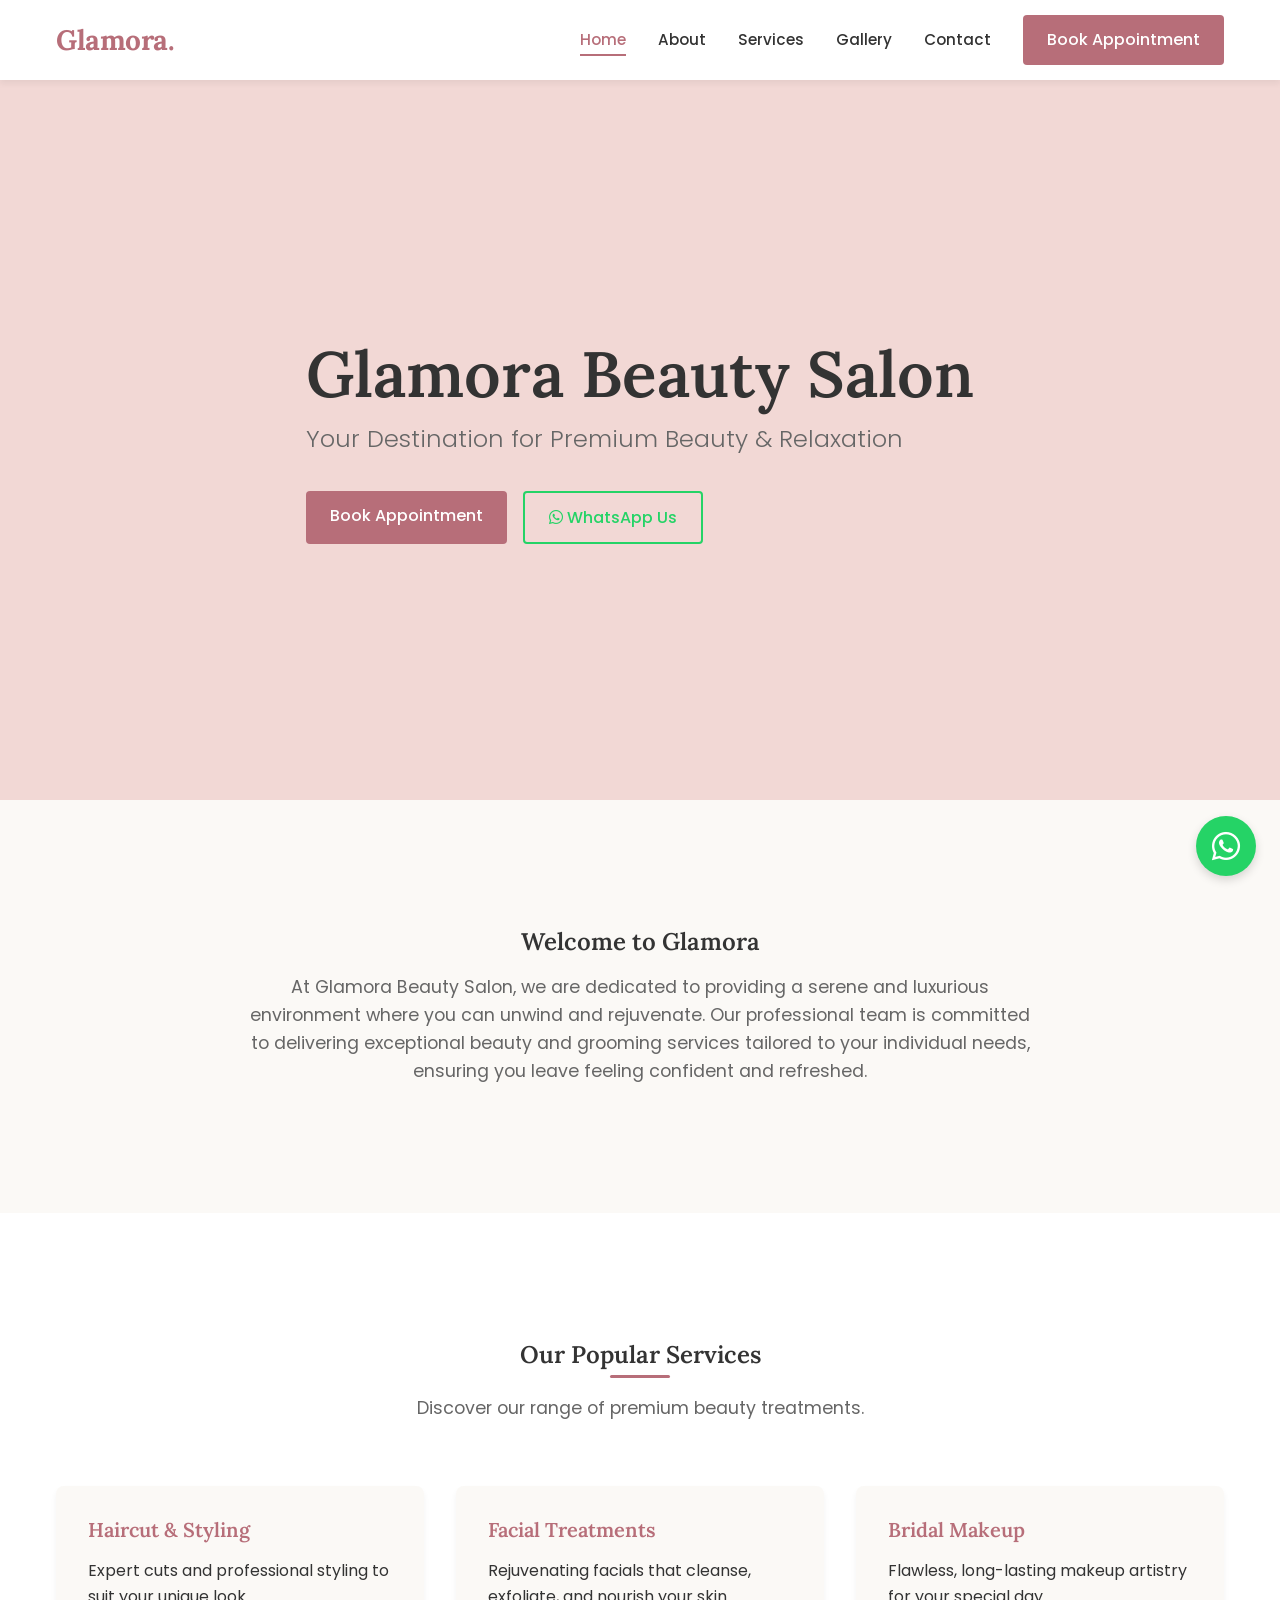
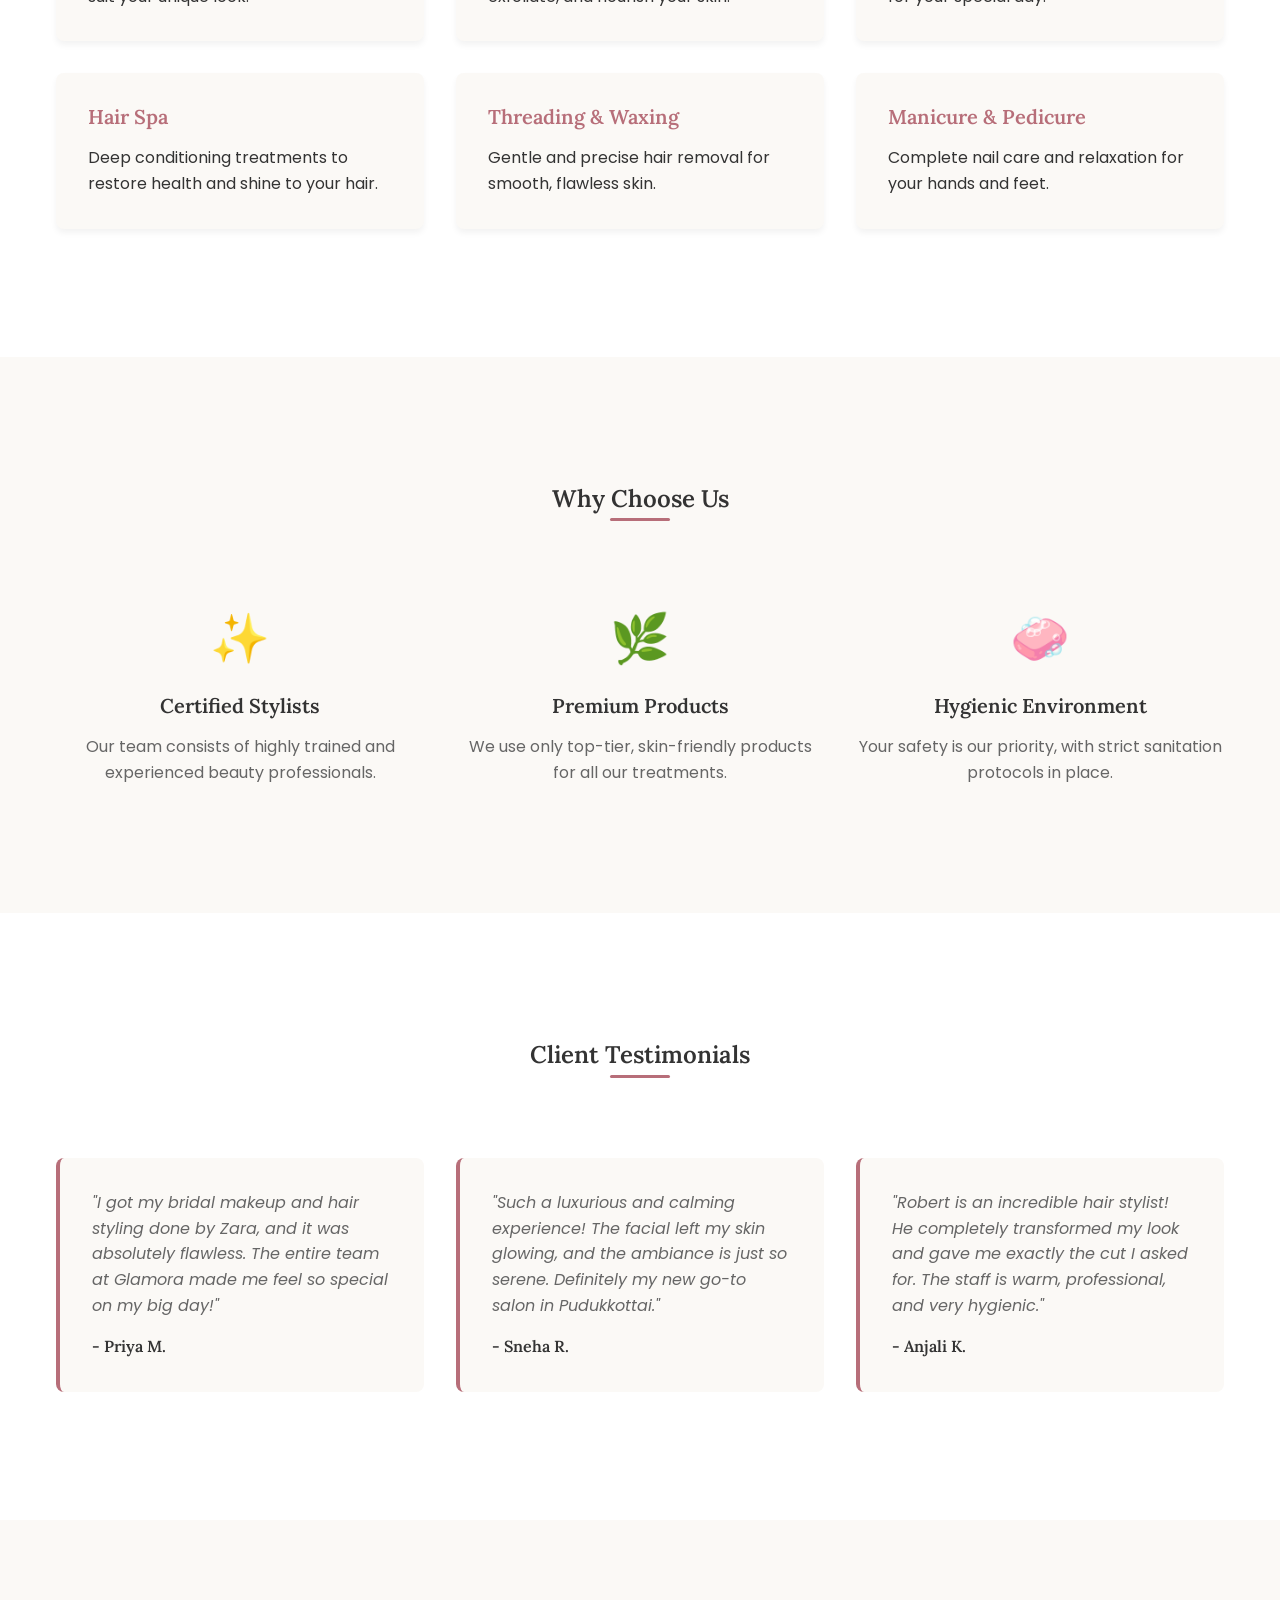
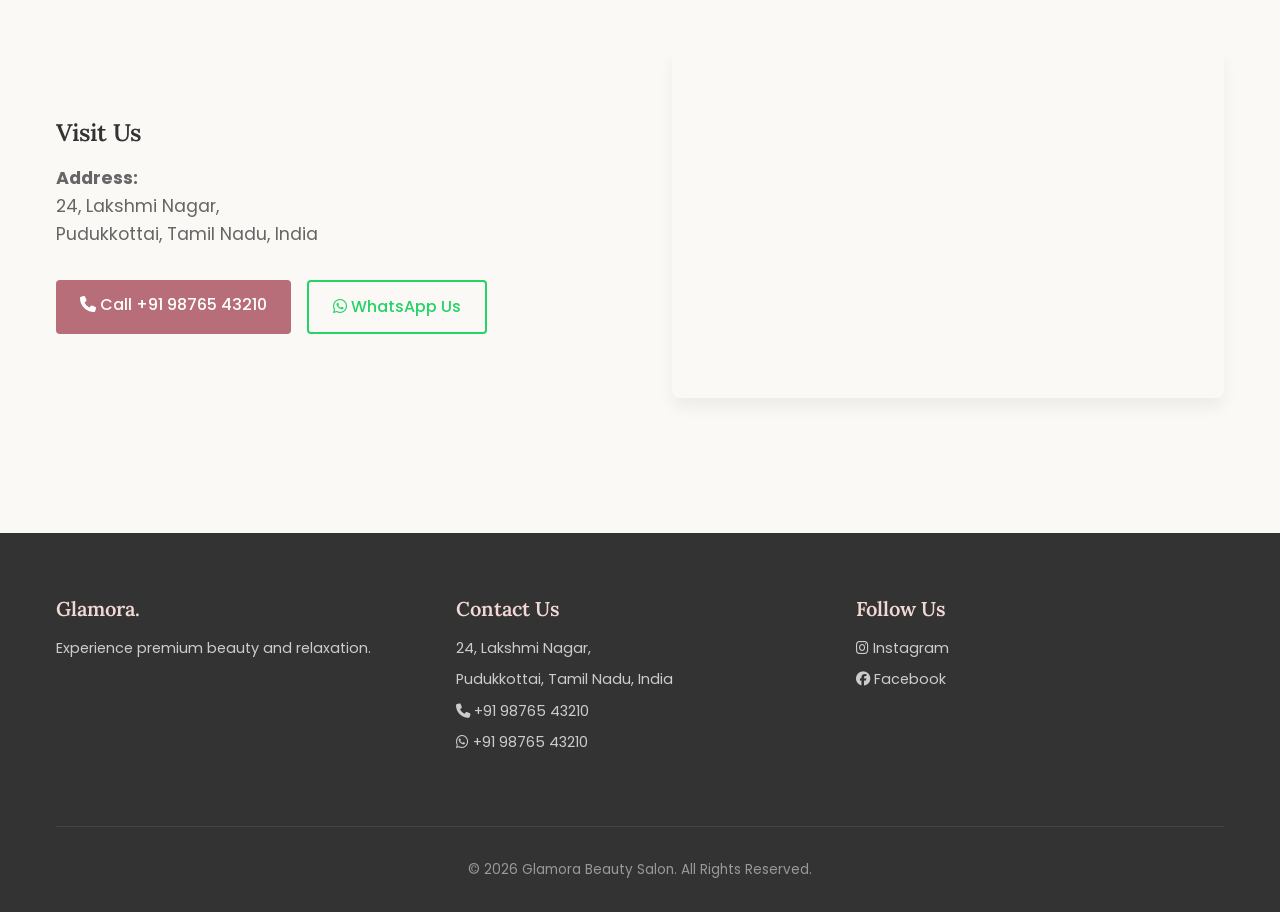
<file: index.html>
<!DOCTYPE html>
<html lang="en">

<head>
    <meta charset="UTF-8">
    <meta name="viewport" content="width=device-width, initial-scale=1.0">
    <meta name="description"
        content="Glamora Beauty Salon in Pudukkottai offers premium hair, beauty, and bridal services in a luxurious, relaxing environment. Book your appointment today.">
    <title>Glamora Beauty Salon - Home</title>
    <link rel="stylesheet" href="https://cdnjs.cloudflare.com/ajax/libs/font-awesome/6.4.0/css/all.min.css">
    <link rel="stylesheet" href="css/style.css">
</head>

<body>
    <!-- PRELOADER (Home page only) -->
    <div id="splash-preloader" class="splash-preloader">
        <div class="splash-logo">Glamora.</div>
    </div>


    <!-- SHARED HEADER START -->
    <header class="site-header">
        <div class="container">
            <a href="index.html" class="logo">Glamora.</a>

            <button class="mobile-menu-toggle" aria-label="Toggle navigation">
                ☰
            </button>

            <nav class="nav-menu">
                <a href="index.html" class="nav-link active">Home</a>
                <a href="about.html" class="nav-link">About</a>
                <a href="services.html" class="nav-link">Services</a>
                <a href="gallery.html" class="nav-link">Gallery</a>
                <a href="contact.html" class="nav-link">Contact</a>
                <a href="https://wa.me/919876543210?text=I%20would%20like%20to%20book%20an%20appointment"
                    target="_blank" rel="noopener noreferrer" class="btn btn-primary">Book Appointment</a>
            </nav>
        </div>
    </header>
    <!-- SHARED HEADER END -->

    <main>
        <!-- HERO SECTION -->
        <section class="hero-section">
            <div class="container hero-content">
                <h1>Glamora Beauty Salon</h1>
                <p class="tagline">Your Destination for Premium Beauty & Relaxation</p>
                <div class="hero-actions">
                    <a href="contact.html#appointment-form" class="btn btn-primary">Book Appointment</a>
                    <a href="https://wa.me/919876543210?text=Hello%20Glamora%2C%20I%20would%20like%20to%20book%20an%20appointment"
                        target="_blank" rel="noopener noreferrer" class="btn btn-outline-whatsapp"><i class="fa-brands fa-whatsapp"></i> WhatsApp Us</a>
                </div>
            </div>
        </section>

        <!-- INTRO SECTION -->
        <section class="intro-section section-padding">
            <div class="container text-center">
                <h2>Welcome to Glamora</h2>
                <p class="intro-text">At Glamora Beauty Salon, we are dedicated to providing a serene and luxurious
                    environment where you can unwind and rejuvenate. Our professional team is committed to delivering
                    exceptional beauty and grooming services tailored to your individual needs, ensuring you leave
                    feeling confident and refreshed.</p>
            </div>
        </section>

        <!-- SERVICES PREVIEW -->
        <section class="services-preview section-padding bg-light">
            <div class="container">
                <div class="section-header text-center">
                    <h2>Our Popular Services</h2>
                    <p>Discover our range of premium beauty treatments.</p>
                </div>
                <div class="services-grid">
                    <div class="service-card">
                        <h3>Haircut & Styling</h3>
                        <p>Expert cuts and professional styling to suit your unique look.</p>
                    </div>
                    <div class="service-card">
                        <h3>Facial Treatments</h3>
                        <p>Rejuvenating facials that cleanse, exfoliate, and nourish your skin.</p>
                    </div>
                    <div class="service-card">
                        <h3>Bridal Makeup</h3>
                        <p>Flawless, long-lasting makeup artistry for your special day.</p>
                    </div>
                    <div class="service-card">
                        <h3>Hair Spa</h3>
                        <p>Deep conditioning treatments to restore health and shine to your hair.</p>
                    </div>
                    <div class="service-card">
                        <h3>Threading & Waxing</h3>
                        <p>Gentle and precise hair removal for smooth, flawless skin.</p>
                    </div>
                    <div class="service-card">
                        <h3>Manicure & Pedicure</h3>
                        <p>Complete nail care and relaxation for your hands and feet.</p>
                    </div>
                </div>
            </div>
        </section>

        <!-- WHY CHOOSE US -->
        <section class="why-us-section section-padding">
            <div class="container">
                <div class="section-header text-center">
                    <h2>Why Choose Us</h2>
                </div>
                <div class="features-grid">
                    <!-- EDITABLE SAMPLE COPY -->
                    <div class="feature-item">
                        <div class="feature-icon">✨</div>
                        <h3>Certified Stylists</h3>
                        <p>Our team consists of highly trained and experienced beauty professionals.</p>
                    </div>
                    <!-- EDITABLE SAMPLE COPY -->
                    <div class="feature-item">
                        <div class="feature-icon">🌿</div>
                        <h3>Premium Products</h3>
                        <p>We use only top-tier, skin-friendly products for all our treatments.</p>
                    </div>
                    <!-- EDITABLE SAMPLE COPY -->
                    <div class="feature-item">
                        <div class="feature-icon">🧼</div>
                        <h3>Hygienic Environment</h3>
                        <p>Your safety is our priority, with strict sanitation protocols in place.</p>
                    </div>
                </div>
            </div>
        </section>

        <!-- TESTIMONIALS -->
        <section class="testimonials-section section-padding bg-light">
            <div class="container">
                <div class="section-header text-center">
                    <h2>Client Testimonials</h2>
                </div>
                <div class="testimonials-grid">
                    <div class="testimonial-card">
                        <p class="quote">"I got my bridal makeup and hair styling done by Zara, and it was absolutely flawless. The entire team at Glamora made me feel so special on my big day!"</p>
                        <p class="client-name">- Priya M.</p>
                    </div>
                    <div class="testimonial-card">
                        <p class="quote">"Such a luxurious and calming experience! The facial left my skin glowing, and the ambiance is just so serene. Definitely my new go-to salon in Pudukkottai."</p>
                        <p class="client-name">- Sneha R.</p>
                    </div>
                    <div class="testimonial-card">
                        <p class="quote">"Robert is an incredible hair stylist! He completely transformed my look and gave me exactly the cut I asked for. The staff is warm, professional, and very hygienic."</p>
                        <p class="client-name">- Anjali K.</p>
                    </div>
                </div>
            </div>
        </section>

        <!-- LOCATION & CONTACT -->
        <section class="location-section section-padding">
            <div class="container">
                <div class="contact-grid">
                    <div class="contact-info">
                        <h2>Visit Us</h2>
                        <p><strong>Address:</strong><br>24, Lakshmi Nagar,<br>Pudukkottai, Tamil Nadu,
                            India</p>
                        <div class="contact-actions">
                            <a href="tel:+919876543210" class="btn btn-primary"><i class="fa-solid fa-phone"></i> Call +91 98765 43210</a>
                            <a href="https://wa.me/919876543210?text=Hello%20Glamora" target="_blank"
                                rel="noopener noreferrer" class="btn btn-outline-whatsapp"><i class="fa-brands fa-whatsapp"></i> WhatsApp Us</a>
                        </div>
                    </div>
                    <div class="map-container">
                        <!-- Google Maps Embed using search query placeholder -->
                        <iframe width="100%" height="350" style="border:0;" loading="lazy" allowfullscreen
                            src="https://maps.google.com/maps?q=Glamora%20Beauty%20Salon,%20Pudukkottai,%20Tamil%20Nadu&t=&z=15&ie=UTF8&iwloc=&output=embed"></iframe>
                    </div>
                </div>
            </div>
        </section>
    </main>

    <!-- SHARED FOOTER START -->
    <footer class="site-footer">
        <div class="container">
            <div class="footer-content">
                <div class="footer-column">
                    <h3>Glamora.</h3>
                    <p>Experience premium beauty and relaxation.</p>
                </div>
                <div class="footer-column">
                    <h3>Contact Us</h3>
                    <p>24, Lakshmi Nagar,</p>
                    <p>Pudukkottai, Tamil Nadu, India</p>
                    <p><a href="tel:+919876543210"><i class="fa-solid fa-phone"></i> +91 98765 43210</a></p>
                    <p><a href="https://wa.me/919876543210" target="_blank" rel="noopener noreferrer"><i class="fa-brands fa-whatsapp"></i> +91
                            98765 43210</a></p>
                </div>
                <div class="footer-column">
                    <h3>Follow Us</h3>
                    <!-- PLACEHOLDER: Social Media Links -->
                    <p><a href="#instagram-placeholder"><i class="fa-brands fa-instagram"></i> Instagram</a></p>
                    <p><a href="#facebook-placeholder"><i class="fa-brands fa-facebook"></i> Facebook</a></p>
                </div>
            </div>
            <div class="footer-bottom">
                <p>&copy; <span id="current-year"></span> Glamora Beauty Salon. All Rights Reserved.</p>
            </div>
        </div>
    </footer>
    <!-- SHARED FOOTER END -->

    <script src="js/main.js"></script>

    <!-- Floating WhatsApp Button -->
    <a href="https://wa.me/919876543210?text=I%20would%20like%20to%20book%20an%20appointment" target="_blank" rel="noopener noreferrer" class="floating-whatsapp" aria-label="Chat with us on WhatsApp">
        <i class="fa-brands fa-whatsapp"></i>
    </a>
</body>

</html>
</file>
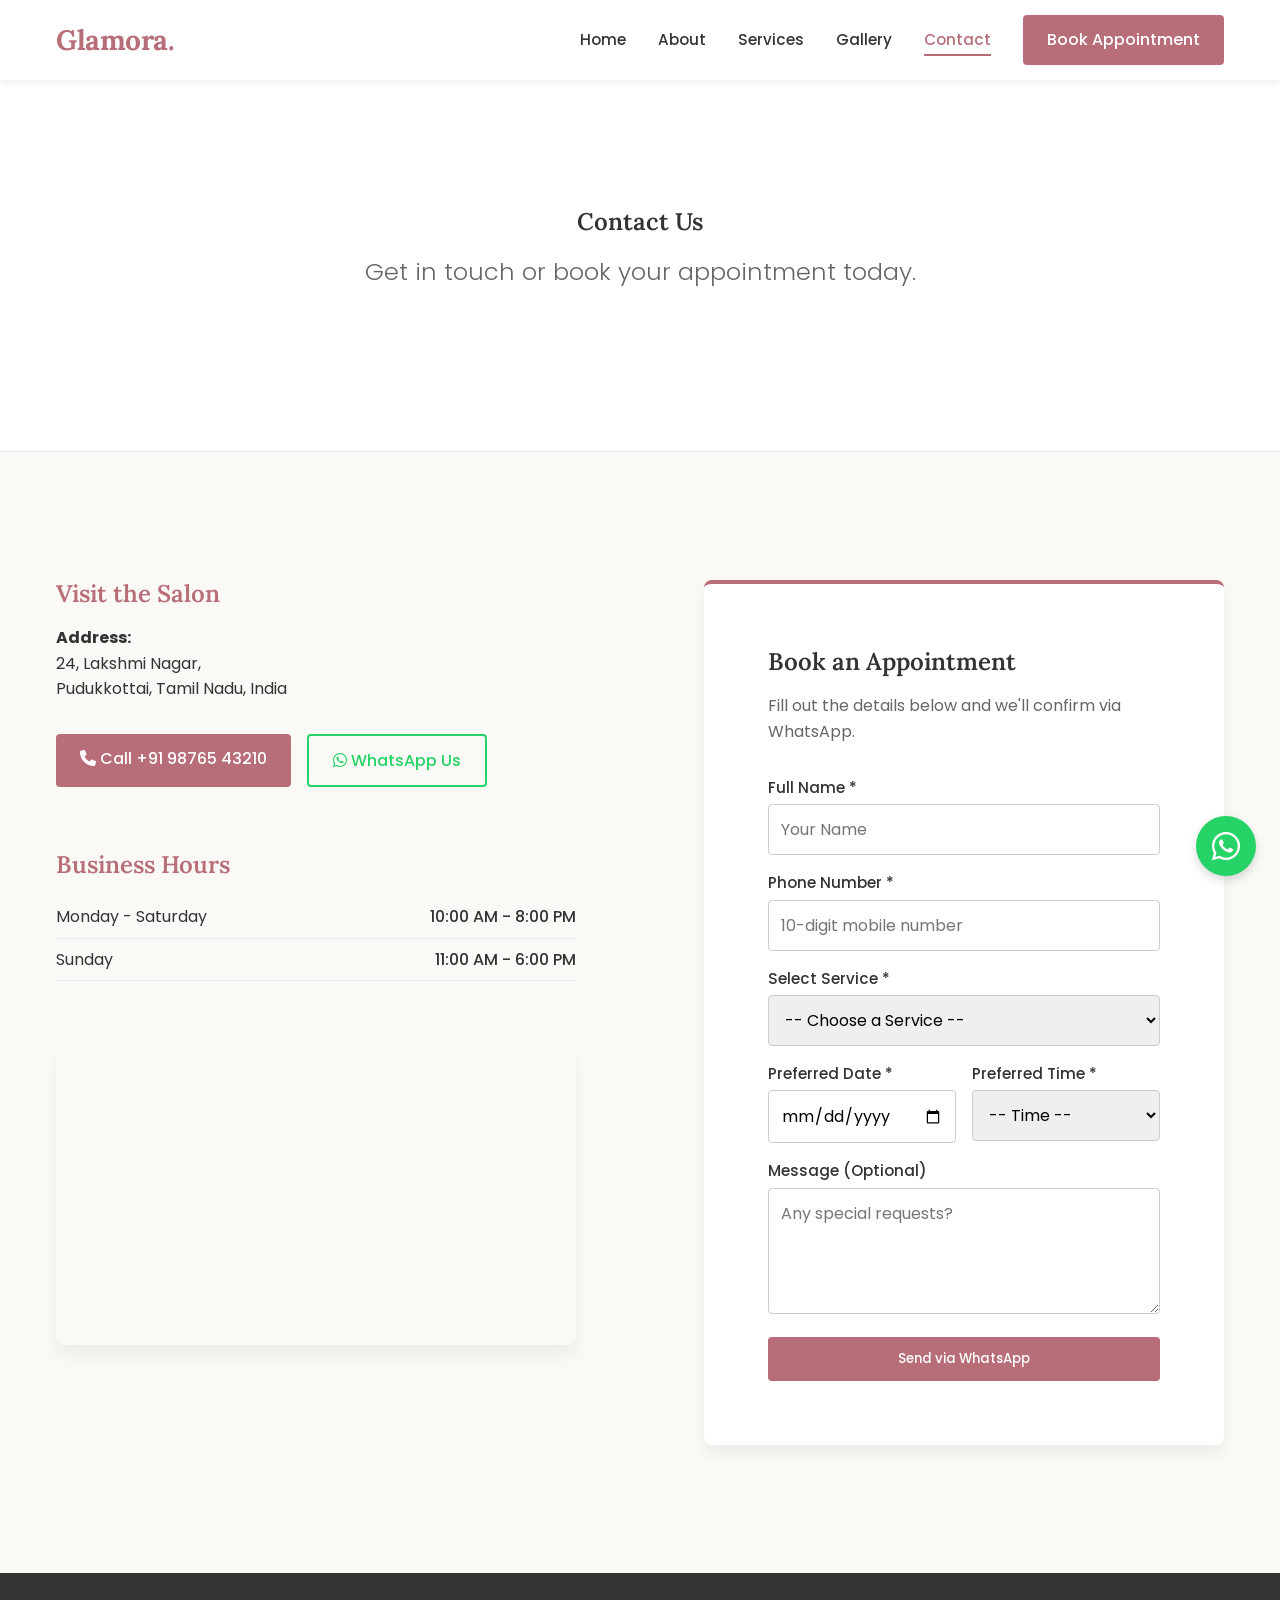
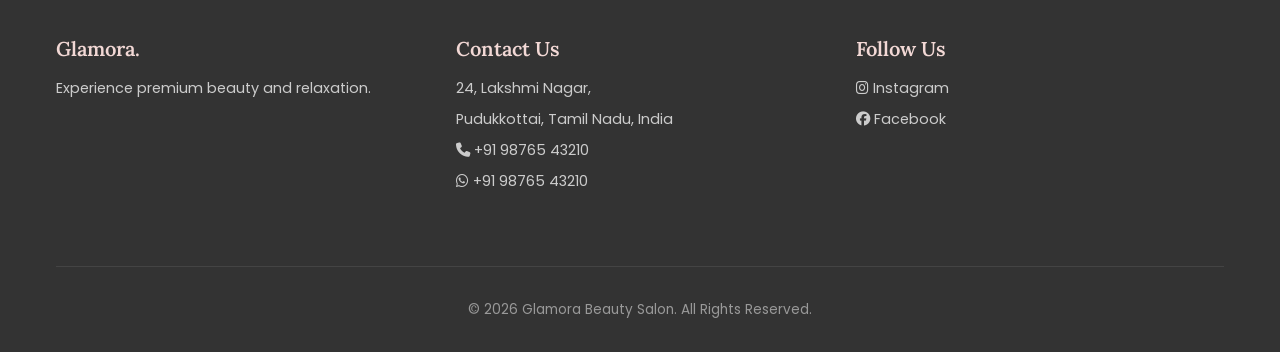
<file: contact.html>
<!DOCTYPE html>
<html lang="en">

<head>
    <meta charset="UTF-8">
    <meta name="viewport" content="width=device-width, initial-scale=1.0">
    <meta name="description"
        content="Get in touch with Glamora Beauty Salon in Pudukkottai. Find our address, business hours, and book your appointment easily via WhatsApp.">
    <title>Contact - Glamora Beauty Salon</title>
    <link rel="stylesheet" href="https://cdnjs.cloudflare.com/ajax/libs/font-awesome/6.4.0/css/all.min.css">
    <link rel="stylesheet" href="css/style.css">
</head>

<body>
    <!-- SHARED HEADER START -->
    <header class="site-header">
        <div class="container">
            <a href="index.html" class="logo">Glamora.</a>

            <button class="mobile-menu-toggle" aria-label="Toggle navigation">
                ☰
            </button>

            <nav class="nav-menu">
                <a href="index.html" class="nav-link">Home</a>
                <a href="about.html" class="nav-link">About</a>
                <a href="services.html" class="nav-link">Services</a>
                <a href="gallery.html" class="nav-link">Gallery</a>
                <a href="contact.html" class="nav-link active">Contact</a>
                <a href="https://wa.me/919876543210?text=I%20would%20like%20to%20book%20an%20appointment"
                    target="_blank" rel="noopener noreferrer" class="btn btn-primary">Book Appointment</a>
            </nav>
        </div>
    </header>
    <!-- SHARED HEADER END -->

    <main>
        <!-- Page Header -->
        <section class="page-header section-padding bg-light text-center">
            <div class="container">
                <h1>Contact Us</h1>
                <p class="tagline">Get in touch or book your appointment today.</p>
            </div>
        </section>

        <!-- Contact & Booking Section -->
        <section class="contact-section section-padding">
            <div class="container">
                <div class="contact-grid-layout">

                    <!-- Left Column: Info & Map -->
                    <div class="contact-info-column">
                        <div class="info-block">
                            <h2>Visit the Salon</h2>
                            <p><strong>Address:</strong><br>24, Lakshmi Nagar,<br>Pudukkottai, Tamil
                                Nadu, India</p>

                            <div class="contact-actions">
                                <a href="tel:+919876543210" class="btn btn-primary"><i class="fa-solid fa-phone"></i>
                                    Call +91 98765 43210</a>
                                <a href="https://wa.me/919876543210?text=Hello%20Glamora" target="_blank"
                                    rel="noopener noreferrer" class="btn btn-outline-whatsapp"><i
                                        class="fa-brands fa-whatsapp"></i> WhatsApp Us</a>
                            </div>
                        </div>

                        <div class="info-block">
                            <h2>Business Hours</h2>
                            <!-- [PLACEHOLDER: confirm actual opening hours] -->
                            <table class="hours-table">
                                <tbody>
                                    <tr>
                                        <td>Monday - Saturday</td>
                                        <td>10:00 AM - 8:00 PM</td>
                                    </tr>
                                    <tr>
                                        <td>Sunday</td>
                                        <td>11:00 AM - 6:00 PM</td>
                                    </tr>
                                </tbody>
                            </table>

                        </div>

                        <div class="map-container">
                            <iframe width="100%" height="300" style="border:0;" loading="lazy" allowfullscreen
                                src="https://maps.google.com/maps?q=Glamora%20Beauty%20Salon,%20Pudukkottai,%20Tamil%20Nadu&t=&z=15&ie=UTF8&iwloc=&output=embed"></iframe>
                        </div>
                    </div>

                    <!-- Right Column: Booking Form -->
                    <div class="booking-column" id="appointment-form">
                        <div class="form-card">
                            <h2>Book an Appointment</h2>
                            <p class="form-desc">Fill out the details below and we'll confirm via WhatsApp.</p>

                            <form id="whatsappBookingForm">
                                <div class="form-group">
                                    <label for="custName">Full Name *</label>
                                    <input type="text" id="custName" name="custName" required placeholder="Your Name">
                                </div>

                                <div class="form-group">
                                    <label for="custPhone">Phone Number *</label>
                                    <input type="tel" id="custPhone" name="custPhone" required pattern="[0-9]{10}"
                                        placeholder="10-digit mobile number"
                                        title="Please enter a valid 10-digit Indian phone number">
                                </div>

                                <div class="form-group">
                                    <label for="serviceSelect">Select Service *</label>
                                    <select id="serviceSelect" name="serviceSelect" required>
                                        <option value="" disabled selected>-- Choose a Service --</option>
                                        <optgroup label="Hair">
                                            <option value="Haircut">Haircut</option>
                                            <option value="Hair Styling">Hair Styling</option>
                                            <option value="Hair Spa">Hair Spa</option>
                                            <option value="Hair Colour">Hair Colour</option>
                                        </optgroup>
                                        <optgroup label="Beauty">
                                            <option value="Facial">Facial</option>
                                            <option value="Cleanup">Cleanup</option>
                                            <option value="Threading">Threading</option>
                                            <option value="Manicure & Pedicure">Manicure & Pedicure</option>
                                        </optgroup>
                                        <optgroup label="Bridal">
                                            <option value="Bridal Makeup">Bridal Makeup</option>
                                            <option value="Bridal Hair Styling">Bridal Hair Styling</option>
                                            <option value="Pre-Bridal Package">Pre-Bridal Package</option>
                                        </optgroup>
                                    </select>
                                </div>

                                <div class="form-row">
                                    <div class="form-group">
                                        <label for="prefDate">Preferred Date *</label>
                                        <input type="date" id="prefDate" name="prefDate" required>
                                    </div>
                                    <div class="form-group">
                                        <label for="prefTime">Preferred Time *</label>
                                        <select id="prefTime" name="prefTime" required>
                                            <option value="" disabled selected>-- Time --</option>
                                            <option value="Morning (10AM - 12PM)">Morning (10AM - 12PM)</option>
                                            <option value="Afternoon (12PM - 4PM)">Afternoon (12PM - 4PM)</option>
                                            <option value="Evening (4PM - 8PM)">Evening (4PM - 8PM)</option>
                                        </select>
                                    </div>
                                </div>

                                <div class="form-group">
                                    <label for="custMessage">Message (Optional)</label>
                                    <textarea id="custMessage" name="custMessage" rows="4"
                                        placeholder="Any special requests?"></textarea>
                                </div>

                                <button type="submit" class="btn btn-primary w-100">Send via WhatsApp</button>
                            </form>
                        </div>
                    </div>

                </div>
            </div>
        </section>
    </main>

    <!-- SHARED FOOTER START -->
    <footer class="site-footer">
        <div class="container">
            <div class="footer-content">
                <div class="footer-column">
                    <h3>Glamora.</h3>
                    <p>Experience premium beauty and relaxation.</p>
                </div>
                <div class="footer-column">
                    <h3>Contact Us</h3>
                    <p>24, Lakshmi Nagar,</p>
                    <p>Pudukkottai, Tamil Nadu, India</p>
                    <p><a href="tel:+919876543210"><i class="fa-solid fa-phone"></i> +91 98765 43210</a></p>
                    <p><a href="https://wa.me/919876543210" target="_blank" rel="noopener noreferrer"><i
                                class="fa-brands fa-whatsapp"></i> +91
                            98765 43210</a></p>
                </div>
                <div class="footer-column">
                    <h3>Follow Us</h3>
                    <!-- PLACEHOLDER: Social Media Links -->
                    <p><a href="#instagram-placeholder"><i class="fa-brands fa-instagram"></i> Instagram</a></p>
                    <p><a href="#facebook-placeholder"><i class="fa-brands fa-facebook"></i> Facebook</a></p>
                </div>
            </div>
            <div class="footer-bottom">
                <p>&copy; <span id="current-year"></span> Glamora Beauty Salon. All Rights Reserved.</p>
            </div>
        </div>
    </footer>
    <!-- SHARED FOOTER END -->

    <script src="js/main.js"></script>

    <!-- Floating WhatsApp Button -->
    <a href="https://wa.me/919876543210?text=I%20would%20like%20to%20book%20an%20appointment" target="_blank"
        rel="noopener noreferrer" class="floating-whatsapp" aria-label="Chat with us on WhatsApp">
        <i class="fa-brands fa-whatsapp"></i>
    </a>
</body>

</html>
</file>
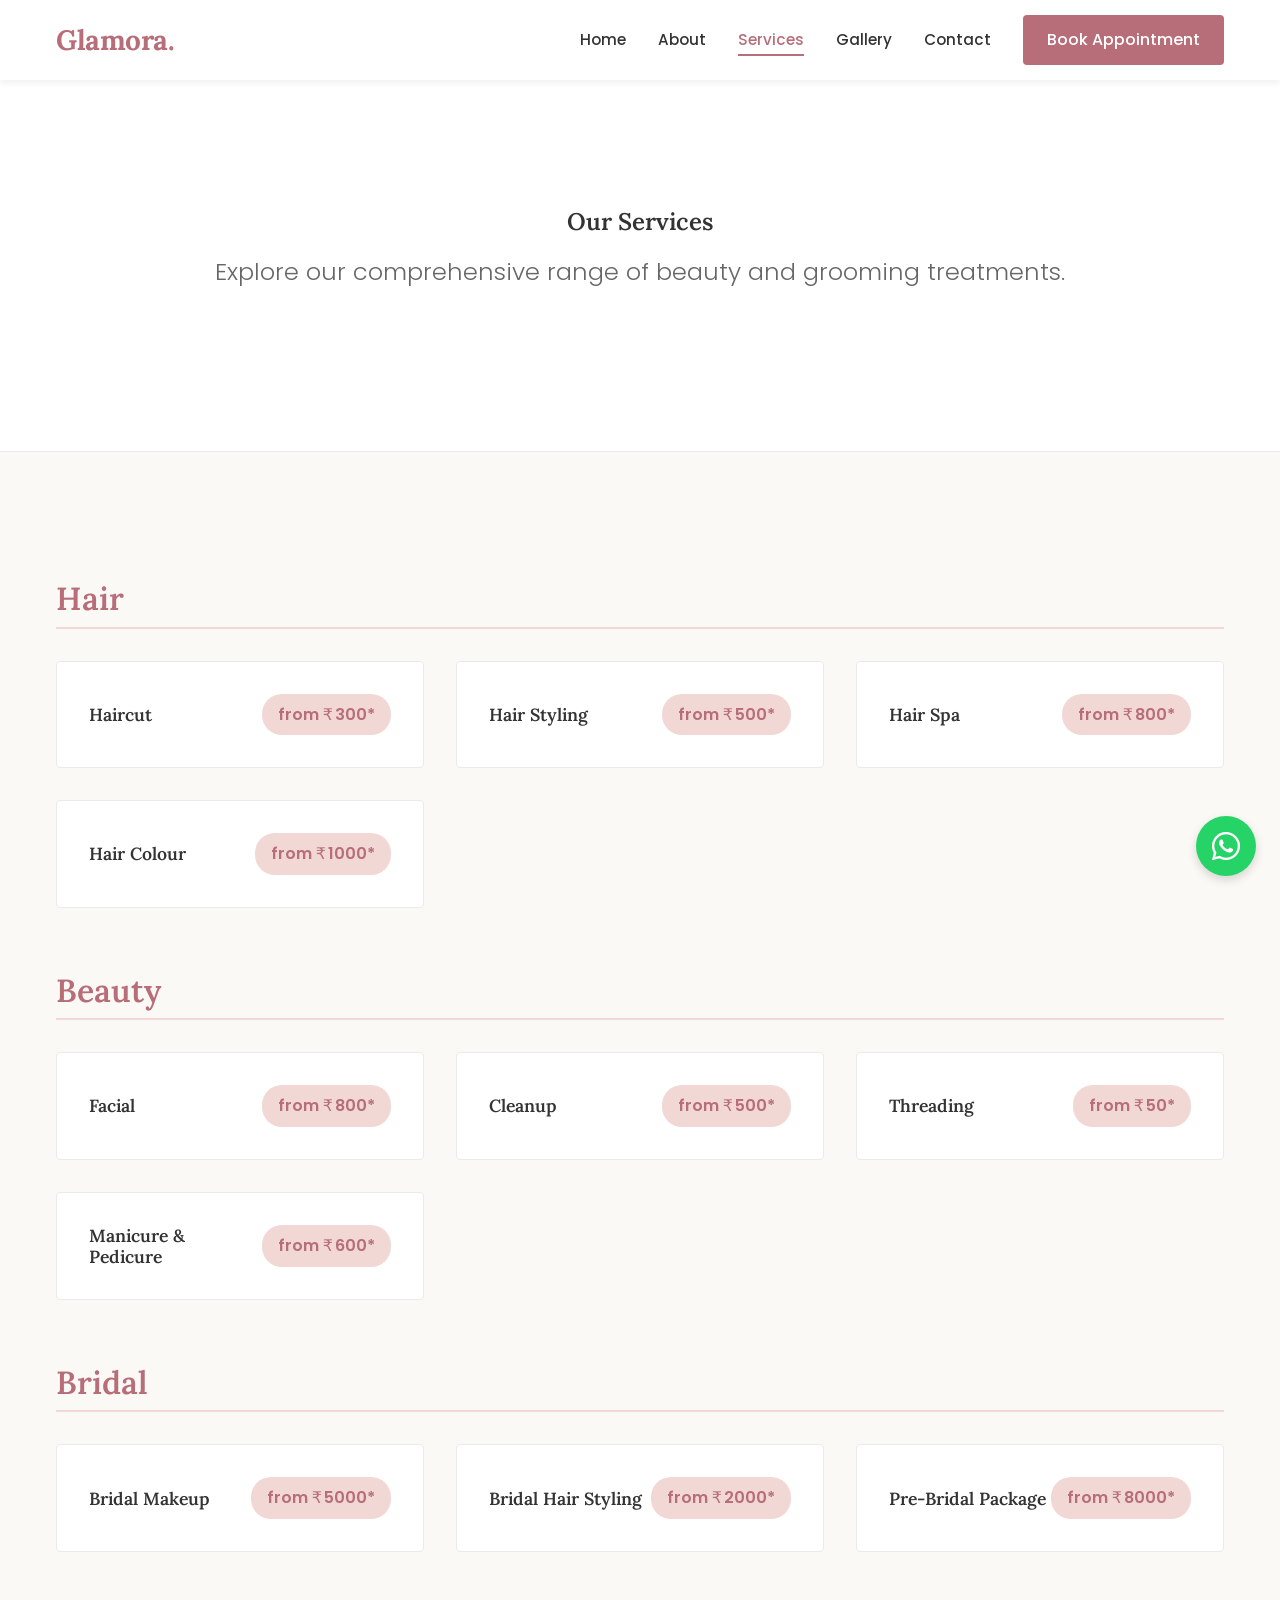
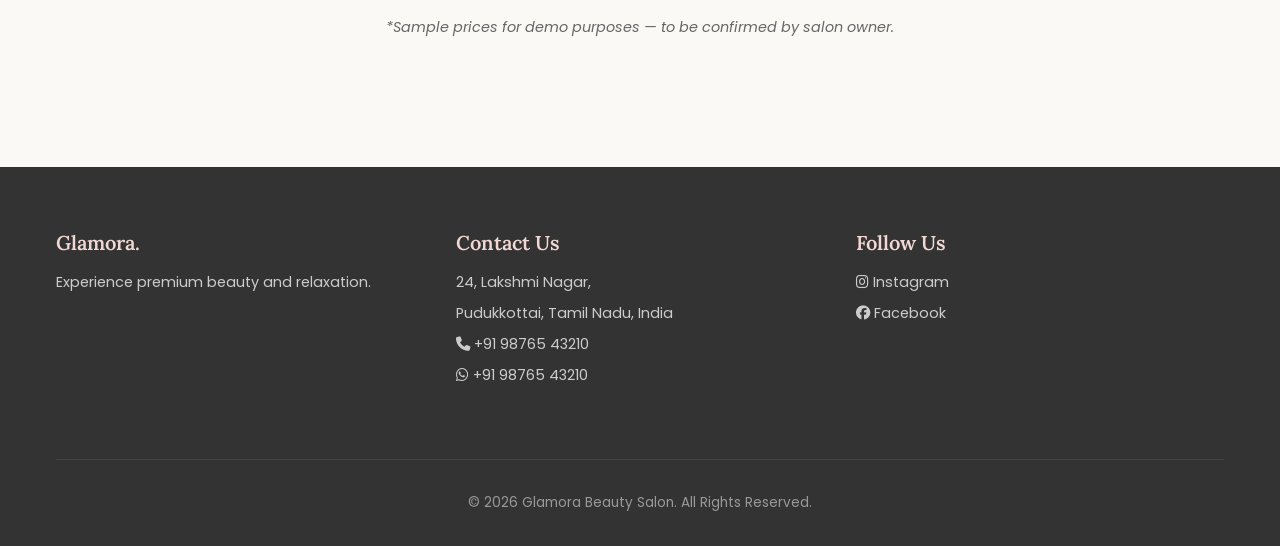
<file: services.html>
<!DOCTYPE html>
<html lang="en">
<head>
    <meta charset="UTF-8">
    <meta name="viewport" content="width=device-width, initial-scale=1.0">
    <meta name="description" content="Explore Glamora Beauty Salon's comprehensive range of services, including haircuts, facials, styling, and premium bridal makeup packages.">
    <title>Services - Glamora Beauty Salon</title>
    <link rel="stylesheet" href="https://cdnjs.cloudflare.com/ajax/libs/font-awesome/6.4.0/css/all.min.css">
    <link rel="stylesheet" href="css/style.css">
</head>
<body>
    <!-- SHARED HEADER START -->
    <header class="site-header">
        <div class="container">
            <a href="index.html" class="logo">Glamora.</a>
            
            <button class="mobile-menu-toggle" aria-label="Toggle navigation">
                ☰
            </button>
            
            <nav class="nav-menu">
                <a href="index.html" class="nav-link">Home</a>
                <a href="about.html" class="nav-link">About</a>
                <a href="services.html" class="nav-link active">Services</a>
                <a href="gallery.html" class="nav-link">Gallery</a>
                <a href="contact.html" class="nav-link">Contact</a>
                <a href="https://wa.me/919876543210?text=I%20would%20like%20to%20book%20an%20appointment" target="_blank" rel="noopener noreferrer" class="btn btn-primary">Book Appointment</a>
            </nav>
        </div>
    </header>
    <!-- SHARED HEADER END -->

    <main>
        <!-- Page Header -->
        <section class="page-header section-padding bg-light text-center">
            <div class="container">
                <h1>Our Services</h1>
                <p class="tagline">Explore our comprehensive range of beauty and grooming treatments.</p>
            </div>
        </section>

        <!-- Services Content -->
        <section class="services-content section-padding">
            <div class="container">
                <!-- Hair Category -->
                <div class="service-category">
                    <h2 class="category-title">Hair</h2>
                    <div class="services-list">
                        <div class="service-item">
                            <div class="service-details">
                                <h3>Haircut</h3>
                            </div>
                            <div class="service-price">from <span class="rupee">₹</span>300*</div>
                        </div>
                        <div class="service-item">
                            <div class="service-details">
                                <h3>Hair Styling</h3>
                            </div>
                            <div class="service-price">from <span class="rupee">₹</span>500*</div>
                        </div>
                        <div class="service-item">
                            <div class="service-details">
                                <h3>Hair Spa</h3>
                            </div>
                            <div class="service-price">from <span class="rupee">₹</span>800*</div>
                        </div>
                        <div class="service-item">
                            <div class="service-details">
                                <h3>Hair Colour</h3>
                            </div>
                            <div class="service-price">from <span class="rupee">₹</span>1000*</div>
                        </div>
                    </div>
                </div>

                <!-- Beauty Category -->
                <div class="service-category">
                    <h2 class="category-title">Beauty</h2>
                    <div class="services-list">
                        <div class="service-item">
                            <div class="service-details">
                                <h3>Facial</h3>
                            </div>
                            <div class="service-price">from <span class="rupee">₹</span>800*</div>
                        </div>
                        <div class="service-item">
                            <div class="service-details">
                                <h3>Cleanup</h3>
                            </div>
                            <div class="service-price">from <span class="rupee">₹</span>500*</div>
                        </div>
                        <div class="service-item">
                            <div class="service-details">
                                <h3>Threading</h3>
                            </div>
                            <div class="service-price">from <span class="rupee">₹</span>50*</div>
                        </div>
                        <div class="service-item">
                            <div class="service-details">
                                <h3>Manicure & Pedicure</h3>
                            </div>
                            <div class="service-price">from <span class="rupee">₹</span>600*</div>
                        </div>
                    </div>
                </div>

                <!-- Bridal Category -->
                <div class="service-category">
                    <h2 class="category-title">Bridal</h2>
                    <div class="services-list">
                        <div class="service-item">
                            <div class="service-details">
                                <h3>Bridal Makeup</h3>
                            </div>
                            <div class="service-price">from <span class="rupee">₹</span>5000*</div>
                        </div>
                        <div class="service-item">
                            <div class="service-details">
                                <h3>Bridal Hair Styling</h3>
                            </div>
                            <div class="service-price">from <span class="rupee">₹</span>2000*</div>
                        </div>
                        <div class="service-item">
                            <div class="service-details">
                                <h3>Pre-Bridal Package</h3>
                            </div>
                            <div class="service-price">from <span class="rupee">₹</span>8000*</div>
                        </div>
                    </div>
                </div>

                <!-- Footnote -->
                <div class="price-footnote text-center mt-md">
                    <p>*Sample prices for demo purposes — to be confirmed by salon owner.</p>
                </div>
            </div>
        </section>
    </main>

    <!-- SHARED FOOTER START -->
    <footer class="site-footer">
        <div class="container">
            <div class="footer-content">
                <div class="footer-column">
                    <h3>Glamora.</h3>
                    <p>Experience premium beauty and relaxation.</p>
                </div>
                <div class="footer-column">
                    <h3>Contact Us</h3>
                    <p>24, Lakshmi Nagar,</p>
                    <p>Pudukkottai, Tamil Nadu, India</p>
                    <p><a href="tel:+919876543210"><i class="fa-solid fa-phone"></i> +91 98765 43210</a></p>
                    <p><a href="https://wa.me/919876543210" target="_blank" rel="noopener noreferrer"><i class="fa-brands fa-whatsapp"></i> +91 98765 43210</a></p>
                </div>
                <div class="footer-column">
                    <h3>Follow Us</h3>
                    <!-- PLACEHOLDER: Social Media Links -->
                    <p><a href="#instagram-placeholder"><i class="fa-brands fa-instagram"></i> Instagram</a></p>
                    <p><a href="#facebook-placeholder"><i class="fa-brands fa-facebook"></i> Facebook</a></p>
                </div>
            </div>
            <div class="footer-bottom">
                <p>&copy; <span id="current-year"></span> Glamora Beauty Salon. All Rights Reserved.</p>
            </div>
        </div>
    </footer>
    <!-- SHARED FOOTER END -->

    <script src="js/main.js"></script>

    <!-- Floating WhatsApp Button -->
    <a href="https://wa.me/919876543210?text=I%20would%20like%20to%20book%20an%20appointment" target="_blank" rel="noopener noreferrer" class="floating-whatsapp" aria-label="Chat with us on WhatsApp">
        <i class="fa-brands fa-whatsapp"></i>
    </a>
</body>
</html>
</file>
<file: css/style.css>
/* css/style.css */
@import url('https://fonts.googleapis.com/css2?family=Lora:wght@500;600&family=Poppins:wght@300;400;500&display=swap');

:root {
  /* Color Palette */
  --color-primary: #B76E79; /* Rose Gold - Buttons, Highlights */
  --color-primary-light: #F2D8D5; /* Soft Blush - Subtle backgrounds */
  --color-text-main: #333333; /* Charcoal - Main Body Text */
  --color-text-muted: #666666; /* Lighter text for secondary info */
  --color-bg-base: #FBF9F6; /* Cream - Base background */
  --color-bg-white: #FFFFFF; /* Pure White - Cards, sections */
  
  /* Typography */
  --font-heading: 'Lora', serif;
  --font-body: 'Poppins', sans-serif;
  
  /* Spacing Scale */
  --space-xs: 0.5rem;   /* 8px */
  --space-sm: 1rem;     /* 16px */
  --space-md: 2rem;     /* 32px */
  --space-lg: 4rem;     /* 64px */
  --space-xl: 8rem;     /* 128px */
  
  /* Borders & Shadows */
  --radius-sm: 4px;
  --radius-md: 8px;
  --shadow-sm: 0 4px 6px rgba(0, 0, 0, 0.05);
  --shadow-md: 0 10px 15px rgba(0, 0, 0, 0.05);
}

/* Base Styles */
* {
  margin: 0;
  padding: 0;
  box-sizing: border-box;
}

body {
  font-family: var(--font-body);
  color: var(--color-text-main);
  background-color: var(--color-bg-base);
  line-height: 1.6;
  -webkit-font-smoothing: antialiased;
}

h1, h2, h3, h4, h5, h6 {
  font-family: var(--font-heading);
  font-weight: 600;
  line-height: 1.2;
  margin-bottom: var(--space-sm);
  color: var(--color-text-main);
}

a {
  text-decoration: none;
  color: inherit;
  transition: color 0.3s ease;
}

ul {
  list-style: none;
}

/* Buttons */
.btn {
  display: inline-block;
  font-family: var(--font-body);
  font-weight: 500;
  text-align: center;
  padding: 0.75rem 1.5rem;
  border-radius: var(--radius-sm);
  cursor: pointer;
  transition: all 0.3s ease;
  border: none;
}

.btn-primary {
  background-color: var(--color-primary);
  color: var(--color-bg-white);
}

.btn-primary:hover {
  background-color: #9C5A64; /* Slightly darker rose gold */
  transform: translateY(-2px);
  box-shadow: var(--shadow-md);
}

/* Layout Utilities */
.container {
  max-width: 1200px;
  margin: 0 auto;
  padding: 0 var(--space-sm);
}

/* Header Styles */
.site-header {
  background-color: var(--color-bg-white);
  box-shadow: var(--shadow-sm);
  position: sticky;
  top: 0;
  z-index: 100;
}

.site-header .container {
  display: flex;
  justify-content: space-between;
  align-items: center;
  height: 80px;
}

.logo {
  font-family: var(--font-heading);
  font-size: 1.75rem;
  font-weight: 700;
  color: var(--color-primary);
  letter-spacing: -0.5px;
}

.nav-menu {
  display: flex;
  gap: var(--space-md);
  align-items: center;
}

.nav-link {
  font-size: 0.95rem;
  font-weight: 500;
  position: relative;
}

.nav-link::after {
  content: '';
  position: absolute;
  width: 0;
  height: 2px;
  bottom: -4px;
  left: 0;
  background-color: var(--color-primary);
  transition: width 0.3s ease;
}

.nav-link:hover::after, .nav-link.active::after {
  width: 100%;
}

.nav-link:hover, .nav-link.active {
  color: var(--color-primary);
}

.mobile-menu-toggle {
  display: none;
  background: none;
  border: none;
  font-size: 1.5rem;
  cursor: pointer;
  color: var(--color-text-main);
}

/* Footer Styles */
.site-footer {
  background-color: var(--color-text-main);
  color: var(--color-bg-white);
  padding: var(--space-lg) 0 var(--space-md);
}

.footer-content {
  display: grid;
  grid-template-columns: repeat(auto-fit, minmax(250px, 1fr));
  gap: var(--space-md);
  margin-bottom: var(--space-lg);
}

.footer-column h3 {
  color: var(--color-primary-light);
  font-size: 1.25rem;
  margin-bottom: var(--space-sm);
  font-family: var(--font-heading);
}

.footer-column p, .footer-column a {
  color: #CCCCCC;
  font-size: 0.9rem;
  margin-bottom: 0.5rem;
  display: block;
}

.footer-column a:hover {
  color: var(--color-primary-light);
}

.footer-bottom {
  text-align: center;
  border-top: 1px solid #444;
  padding-top: var(--space-md);
  font-size: 0.85rem;
  color: #999;
}

/* Responsive */
@media (max-width: 768px) {
  .nav-menu {
    display: none;
    position: absolute;
    top: 80px;
    left: 0;
    width: 100%;
    background-color: var(--color-bg-white);
    flex-direction: column;
    padding: var(--space-md) 0;
    box-shadow: var(--shadow-sm);
    gap: var(--space-sm);
  }
  
  .nav-menu.is-open {
    display: flex;
  }
  
  .mobile-menu-toggle {
    display: block;
  }
}

/* --- Page Sections Common --- */
.section-padding {
  padding: var(--space-xl) 0;
}

.bg-light {
  background-color: var(--color-bg-white);
}

.text-center {
  text-align: center;
}

.mt-md {
  margin-top: var(--space-md);
}

.section-header {
  margin-bottom: var(--space-lg);
}

.section-header h2 {
  position: relative;
  display: inline-block;
  padding-bottom: 0.5rem;
}

.section-header h2::after {
  content: '';
  position: absolute;
  width: 60px;
  height: 3px;
  bottom: 0;
  left: 50%;
  transform: translateX(-50%);
  background-color: var(--color-primary);
  border-radius: 2px;
}

.section-header p {
  color: var(--color-text-muted);
  font-size: 1.1rem;
}

/* --- Hero Section --- */
.hero-section {
  background-color: var(--color-primary-light);
  min-height: 80vh;
  display: flex;
  align-items: center;
  position: relative;
  overflow: hidden;
}

.hero-content {
  position: relative;
  z-index: 2;
  max-width: 800px;
}

.hero-content h1 {
  font-size: clamp(3rem, 5vw, 4.5rem);
  color: var(--color-text-main);
  margin-bottom: var(--space-xs);
}

.tagline {
  font-size: clamp(1.2rem, 2vw, 1.5rem);
  color: var(--color-text-muted);
  margin-bottom: var(--space-md);
  font-weight: 300;
}

.hero-actions {
  display: flex;
  gap: var(--space-sm);
  flex-wrap: wrap;
}

.btn-outline-whatsapp {
  background-color: transparent;
  color: #25D366;
  border: 2px solid #25D366;
  padding: 0.75rem 1.5rem;
  border-radius: var(--radius-sm);
  font-weight: 500;
  display: inline-block;
  cursor: pointer;
  transition: all 0.3s ease;
}

.btn-outline-whatsapp:hover {
  background-color: #25D366;
  color: var(--color-bg-white);
  transform: translateY(-2px);
  box-shadow: var(--shadow-md);
}

/* --- Intro Section --- */
.intro-text {
  max-width: 800px;
  margin: 0 auto;
  font-size: 1.1rem;
  color: var(--color-text-muted);
}

/* --- Services Preview Grid --- */
.services-grid {
  display: grid;
  grid-template-columns: repeat(auto-fit, minmax(300px, 1fr));
  gap: var(--space-md);
}

.service-card {
  background-color: var(--color-bg-base);
  padding: var(--space-md);
  border-radius: var(--radius-md);
  box-shadow: var(--shadow-sm);
  transition: transform 0.3s ease;
}

.service-card:hover {
  transform: translateY(-5px);
}

.service-card h3 {
  color: var(--color-primary);
  font-size: 1.25rem;
}

/* --- Why Choose Us --- */
.features-grid {
  display: grid;
  grid-template-columns: repeat(auto-fit, minmax(250px, 1fr));
  gap: var(--space-md);
  text-align: center;
}

.feature-icon {
  font-size: 3rem;
  margin-bottom: var(--space-sm);
}

.feature-item h3 {
  font-size: 1.25rem;
}

.feature-item p {
  color: var(--color-text-muted);
}

/* --- Testimonials --- */
.testimonials-grid {
  display: grid;
  grid-template-columns: repeat(auto-fit, minmax(300px, 1fr));
  gap: var(--space-md);
}

.testimonial-card {
  background-color: var(--color-bg-base);
  padding: var(--space-md);
  border-radius: var(--radius-md);
  border-left: 4px solid var(--color-primary);
  transition: transform 0.3s ease, box-shadow 0.3s ease;
}

.testimonial-card:hover {
  transform: translateY(-5px);
  box-shadow: var(--shadow-md);
}

.quote {
  font-style: italic;
  margin-bottom: var(--space-sm);
  color: var(--color-text-muted);
}

.client-name {
  font-weight: 600;
  font-family: var(--font-heading);
  color: var(--color-text-main);
}

/* --- Location & Contact --- */
.contact-grid {
  display: grid;
  grid-template-columns: 1fr 1fr;
  gap: var(--space-lg);
  align-items: center;
}

.contact-info p {
  margin-bottom: var(--space-sm);
  font-size: 1.1rem;
  color: var(--color-text-muted);
}

.contact-actions {
  display: flex;
  gap: var(--space-sm);
  margin-top: var(--space-md);
  flex-wrap: wrap;
}

.map-container iframe {
  border-radius: var(--radius-md);
  box-shadow: var(--shadow-md);
}

/* --- Responsive Adjustments --- */
@media (max-width: 768px) {
  .contact-grid {
    grid-template-columns: 1fr;
  }
}

/* --- Services Page --- */
.page-header {
  border-bottom: 1px solid #EAEAEA;
}

.service-category {
  margin-bottom: var(--space-lg);
}

.category-title {
  color: var(--color-primary);
  border-bottom: 2px solid var(--color-primary-light);
  padding-bottom: var(--space-xs);
  margin-bottom: var(--space-md);
  font-size: 2rem;
}

.services-list {
  display: grid;
  grid-template-columns: repeat(auto-fit, minmax(300px, 1fr));
  gap: var(--space-md) var(--space-md);
}

.service-item {
  display: flex;
  justify-content: space-between;
  align-items: center;
  padding: var(--space-md);
  background-color: var(--color-bg-white);
  border-radius: var(--radius-sm);
  border: 1px solid #EAEAEA;
  transition: box-shadow 0.3s ease;
}

.service-item:hover {
  box-shadow: var(--shadow-sm);
}

.service-details h3 {
  margin-bottom: 0;
  font-size: 1.1rem;
  color: var(--color-text-main);
}

.service-price {
  font-family: 'Poppins', system-ui, -apple-system, Arial, sans-serif;
  font-weight: 600;
  color: var(--color-primary);
  white-space: nowrap;
  background-color: var(--color-primary-light);
  padding: 0.5rem 1rem;
  border-radius: 20px;
}

.rupee {
  font-family: 'Noto Sans', system-ui, Arial, sans-serif !important;
  font-weight: 500;
  margin-right: 2px;
}

.price-footnote p {
  font-size: 0.9rem;
  font-style: italic;
  color: var(--color-text-muted);
}

/* --- Gallery Page --- */
.gallery-grid {
  display: grid;
  grid-template-columns: repeat(auto-fit, minmax(280px, 1fr));
  grid-auto-rows: 250px;
  gap: var(--space-md);
}

.gallery-placeholder {
  background-color: var(--color-primary-light);
  border-radius: var(--radius-md);
  display: flex;
  align-items: center;
  justify-content: center;
  font-family: var(--font-heading);
  font-size: 1.25rem;
  color: var(--color-primary);
  text-align: center;
  padding: 0;
  overflow: hidden;
  transition: transform 0.3s ease, box-shadow 0.3s ease;
  box-shadow: var(--shadow-sm);
}

.gallery-placeholder img {
  width: 100%;
  height: 100%;
  object-fit: cover;
  display: block;
}

.gallery-placeholder:hover {
  transform: scale(1.02);
  box-shadow: var(--shadow-md);
}

/* Simulate masonry/featured blocks for premium look */
@media (min-width: 768px) {
  .gallery-placeholder.wide {
    grid-column: span 2;
  }
  .gallery-placeholder.tall {
    grid-row: span 2;
  }
}

/* --- Contact Page --- */
.contact-grid-layout {
  display: grid;
  grid-template-columns: 1fr 1fr;
  gap: var(--space-xl);
}

.info-block {
  margin-bottom: var(--space-lg);
}

.info-block h2 {
  font-size: 1.5rem;
  color: var(--color-primary);
  margin-bottom: var(--space-sm);
}

.hours-table {
  width: 100%;
  border-collapse: collapse;
  margin-bottom: var(--space-xs);
}

.hours-table td {
  padding: 0.5rem 0;
  border-bottom: 1px solid #EAEAEA;
  color: var(--color-text-main);
}

.hours-table td:last-child {
  text-align: right;
  font-weight: 500;
}

.footnote {
  font-size: 0.85rem;
  color: var(--color-text-muted);
  font-style: italic;
}

.form-card {
  background-color: var(--color-bg-white);
  padding: var(--space-lg);
  border-radius: var(--radius-md);
  box-shadow: var(--shadow-md);
  border-top: 4px solid var(--color-primary);
}

.form-desc {
  color: var(--color-text-muted);
  margin-bottom: var(--space-md);
}

.form-group {
  margin-bottom: var(--space-sm);
}

.form-row {
  display: flex;
  gap: var(--space-sm);
}

.form-row .form-group {
  flex: 1;
}

label {
  display: block;
  font-weight: 500;
  margin-bottom: 0.25rem;
  font-size: 0.95rem;
}

input[type="text"],
input[type="tel"],
input[type="date"],
select,
textarea {
  width: 100%;
  padding: 0.75rem;
  border: 1px solid #CCCCCC;
  border-radius: var(--radius-sm);
  font-family: var(--font-body);
  font-size: 1rem;
  transition: border-color 0.3s ease;
}

input:focus,
select:focus,
textarea:focus {
  outline: none;
  border-color: var(--color-primary);
}

.w-100 {
  width: 100%;
}

@media (max-width: 992px) {
  .contact-grid-layout {
    grid-template-columns: 1fr;
  }
}

/* --- About Page --- */
.story-grid {
  display: grid;
  grid-template-columns: 1fr;
  gap: var(--space-lg);
  align-items: center;
}

@media (min-width: 768px) {
  .story-grid {
    grid-template-columns: 1fr 1fr;
  }
}

.story-content h2 {
  font-size: 2.5rem;
  color: var(--color-primary);
  margin-bottom: var(--space-sm);
}

.story-content p {
  color: var(--color-text-muted);
  font-size: 1.1rem;
  margin-bottom: var(--space-sm);
}

.team-grid {
  display: grid;
  grid-template-columns: repeat(auto-fit, minmax(250px, 1fr));
  gap: var(--space-lg);
}

.team-card {
  background-color: var(--color-bg-white);
  padding: var(--space-md);
  border-radius: var(--radius-md);
  box-shadow: var(--shadow-sm);
  transition: transform 0.3s ease;
  border-top: 3px solid var(--color-primary);
}

.team-card:hover {
  transform: translateY(-5px);
  box-shadow: var(--shadow-md);
}

.team-photo-placeholder {
  height: 250px;
  width: 100%;
  margin-bottom: var(--space-md);
  box-shadow: none;
}

.team-role {
  color: var(--color-primary);
  font-weight: 500;
  font-size: 0.95rem;
  margin-top: 0.5rem;
}

.story-image-placeholder {
  padding: 0;
  overflow: hidden;
}

.story-image-placeholder img {
  width: 100%;
  height: 100%;
  object-fit: cover;
  display: block;
}

/* --- Splash Preloader --- */
.splash-preloader {
  position: fixed;
  top: 0;
  left: 0;
  width: 100%;
  height: 100%;
  background-color: #FFFFFF;
  display: flex;
  justify-content: center;
  align-items: center;
  z-index: 9999;
  transition: opacity 0.4s ease, visibility 0.4s ease;
}

.splash-preloader.fade-out {
  opacity: 0;
  visibility: hidden;
}

.splash-logo {
  font-family: var(--font-heading);
  color: var(--color-primary);
  font-size: clamp(3rem, 8vw, 5rem);
  font-weight: 700;
  letter-spacing: -1px;
  margin: 0;
  animation: pulse-splash 1.5s ease-in-out infinite alternate;
}

@keyframes pulse-splash {
  0% {
    transform: scale(0.95);
  }
  100% {
    transform: scale(1.05);
  }
}


/* --- Floating WhatsApp Button --- */
.floating-whatsapp {
  position: fixed;
  bottom: 24px;
  right: 24px;
  width: 60px;
  height: 60px;
  background-color: #25D366;
  color: #FFFFFF;
  border-radius: 50%;
  display: flex;
  justify-content: center;
  align-items: center;
  font-size: 32px;
  box-shadow: 0 4px 10px rgba(0, 0, 0, 0.15);
  z-index: 999;
  text-decoration: none;
  animation: pulse-glow 2s infinite;
  transition: transform 0.3s ease;
}

.floating-whatsapp:hover {
  transform: scale(1.1);
  color: #FFFFFF;
}

@keyframes pulse-glow {
  0% {
    box-shadow: 0 0 0 0 rgba(37, 211, 102, 0.5);
  }
  70% {
    box-shadow: 0 0 0 15px rgba(37, 211, 102, 0);
  }
  100% {
    box-shadow: 0 0 0 0 rgba(37, 211, 102, 0);
  }
}

@media (max-width: 768px) {
  .floating-whatsapp {
    width: 50px;
    height: 50px;
    font-size: 26px;
    bottom: 20px;
    right: 20px;
  }
}
</file>
